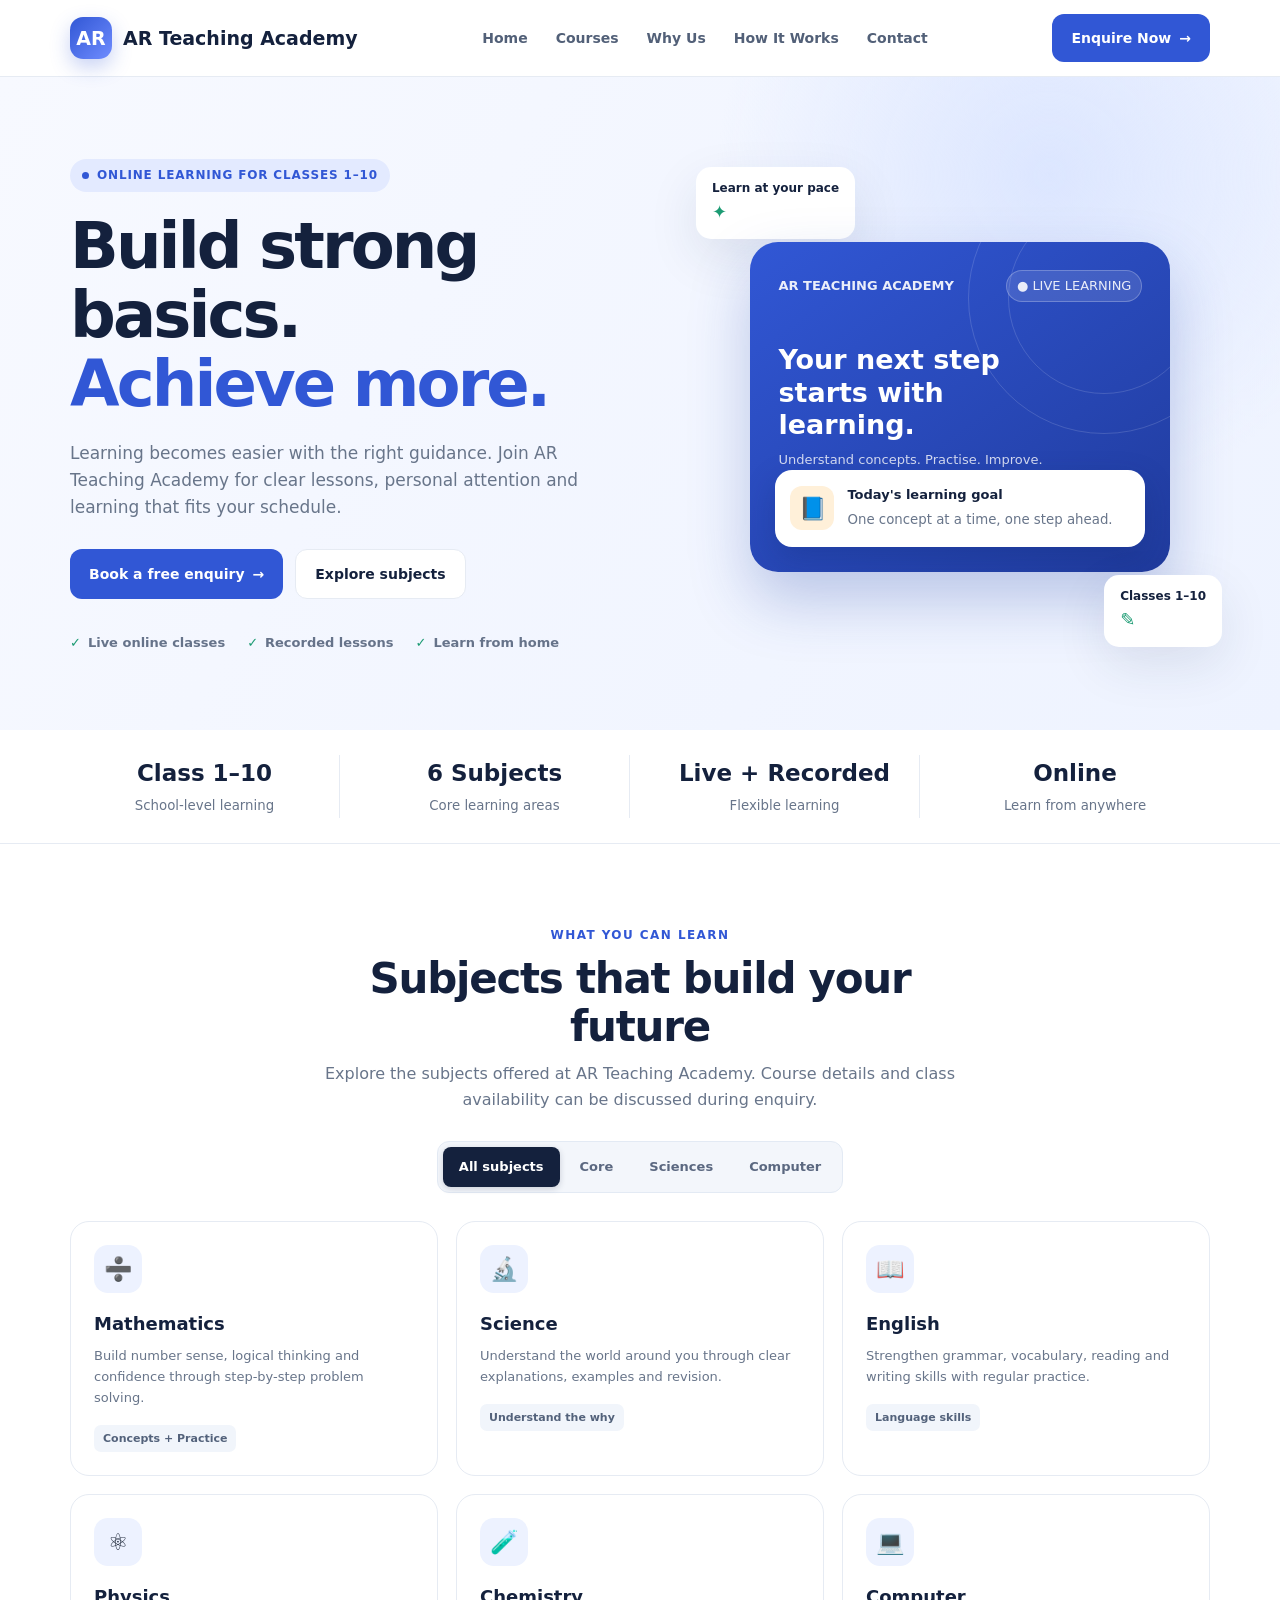
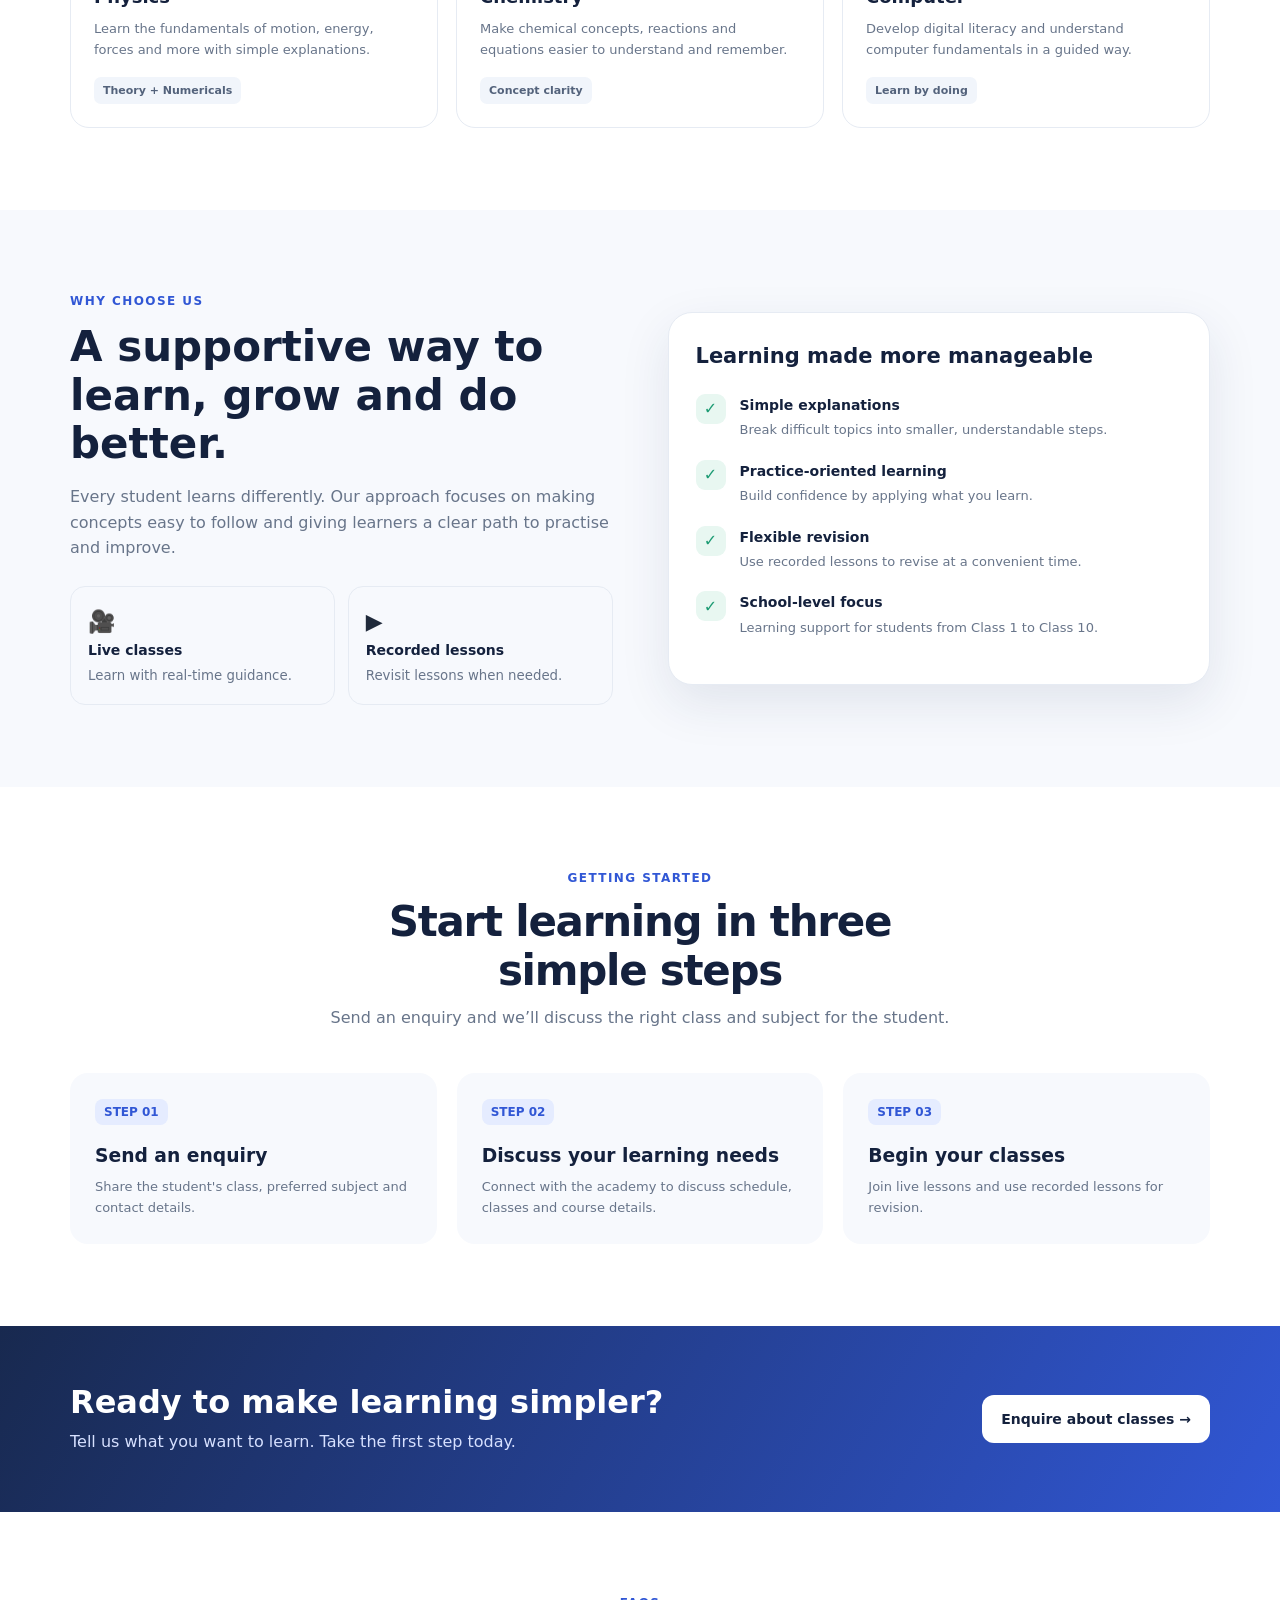
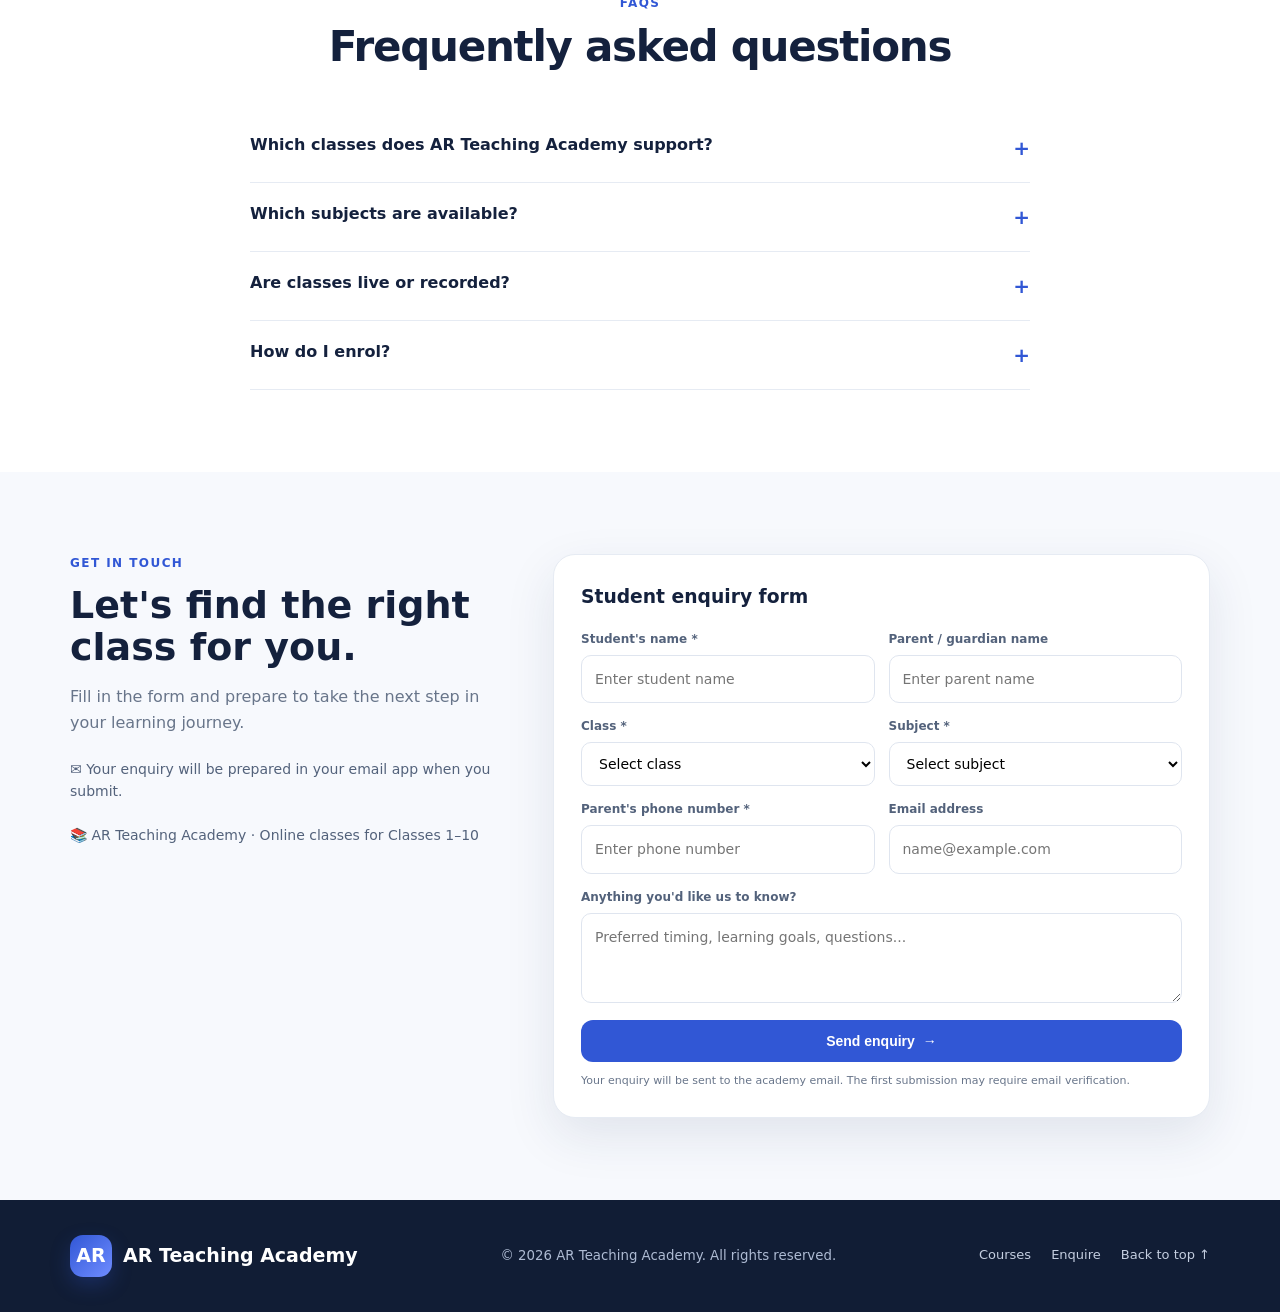
<file: ar_teaching_academy.html>
<!DOCTYPE html>
<html lang="en">
<head>
<meta charset="UTF-8">
<meta name="viewport" content="width=device-width, initial-scale=1.0">
<meta name="description" content="AR Teaching Academy — online learning for Classes 1 to 10 with live and recorded lessons.">
<title>AR Teaching Academy | Learn. Grow. Succeed.</title>
<link rel="stylesheet" href="ar_teaching_academy.css?v=2">
</head>
<body>
<header>
  <div class="wrap nav">
    <a class="brand" href="#home"><span class="brand-mark">AR</span> AR Teaching Academy</a>
    <nav class="links" id="navLinks"><a href="#home">Home</a><a href="#courses">Courses</a><a href="#about">Why Us</a><a href="#how">How It Works</a><a href="#contact">Contact</a></nav>
    <a class="btn" href="#contact">Enquire Now <span>→</span></a>
    <button class="menu" id="menuBtn" aria-label="Open menu">☰</button>
  </div>
</header>
<main>
<section class="hero" id="home">
 <div class="wrap hero-grid">
  <div>
   <div class="eyebrow"><i></i> Online learning for Classes 1–10</div>
   <h1>Build strong basics.<br><span>Achieve more.</span></h1>
   <p>Learning becomes easier with the right guidance. Join AR Teaching Academy for clear lessons, personal attention and learning that fits your schedule.</p>
   <div class="hero-actions"><a class="btn" href="#contact">Book a free enquiry <span>→</span></a><a class="btn secondary" href="#courses">Explore subjects</a></div>
   <div class="proof"><span>Live online classes</span><span>Recorded lessons</span><span>Learn from home</span></div>
  </div>
  <div class="hero-art">
   <div class="float one">Learn at your pace <b>✦</b></div>
   <div class="study-card">
    <div class="card-top"><strong>AR TEACHING ACADEMY</strong><span class="live">● LIVE LEARNING</span></div>
    <div class="study-title">Your next step starts with learning.</div>
    <div class="study-sub">Understand concepts. Practise. Improve.</div>
    <div class="lesson"><div class="lesson-icon">📘</div><div><strong>Today's learning goal</strong><small>One concept at a time, one step ahead.</small></div></div>
   </div>
   <div class="float two">Classes 1–10 <b>✎</b></div>
  </div>
 </div>
</section>
<div class="stats"><div class="wrap stats-grid">
 <div class="stat"><strong>Class 1–10</strong><small>School-level learning</small></div>
 <div class="stat"><strong>6 Subjects</strong><small>Core learning areas</small></div>
 <div class="stat"><strong>Live + Recorded</strong><small>Flexible learning</small></div>
 <div class="stat"><strong>Online</strong><small>Learn from anywhere</small></div>
</div></div>
<section id="courses">
 <div class="wrap">
  <div class="section-head"><div class="kicker">What you can learn</div><h2>Subjects that build your future</h2><p>Explore the subjects offered at AR Teaching Academy. Course details and class availability can be discussed during enquiry.</p></div>
  <div class="course-filters" role="group" aria-label="Filter courses by subject area">
   <button class="course-filter" type="button" data-filter="all" aria-pressed="true">All subjects</button>
   <button class="course-filter" type="button" data-filter="core" aria-pressed="false">Core</button>
   <button class="course-filter" type="button" data-filter="science" aria-pressed="false">Sciences</button>
   <button class="course-filter" type="button" data-filter="computer" aria-pressed="false">Computer</button>
  </div>
  <div class="course-grid">
   <article class="course" data-category="core"><div class="course-icon">➗</div><h3>Mathematics</h3><p>Build number sense, logical thinking and confidence through step-by-step problem solving.</p><span class="tag">Concepts + Practice</span></article>
   <article class="course" data-category="science"><div class="course-icon">🔬</div><h3>Science</h3><p>Understand the world around you through clear explanations, examples and revision.</p><span class="tag">Understand the why</span></article>
   <article class="course" data-category="core"><div class="course-icon">📖</div><h3>English</h3><p>Strengthen grammar, vocabulary, reading and writing skills with regular practice.</p><span class="tag">Language skills</span></article>
   <article class="course" data-category="science"><div class="course-icon">⚛️</div><h3>Physics</h3><p>Learn the fundamentals of motion, energy, forces and more with simple explanations.</p><span class="tag">Theory + Numericals</span></article>
   <article class="course" data-category="science"><div class="course-icon">🧪</div><h3>Chemistry</h3><p>Make chemical concepts, reactions and equations easier to understand and remember.</p><span class="tag">Concept clarity</span></article>
   <article class="course" data-category="computer"><div class="course-icon">💻</div><h3>Computer</h3><p>Develop digital literacy and understand computer fundamentals in a guided way.</p><span class="tag">Learn by doing</span></article>
  </div>
 </div>
</section>
<section class="why" id="about">
 <div class="wrap why-grid">
  <div class="why-copy"><div class="kicker">Why choose us</div><h2>A supportive way to learn, grow and do better.</h2><p>Every student learns differently. Our approach focuses on making concepts easy to follow and giving learners a clear path to practise and improve.</p>
   <div class="mode-grid"><div class="mode"><span>🎥</span><strong>Live classes</strong><small>Learn with real-time guidance.</small></div><div class="mode"><span>▶️</span><strong>Recorded lessons</strong><small>Revisit lessons when needed.</small></div></div>
  </div>
  <div class="why-panel"><h3>Learning made more manageable</h3>
   <div class="feature"><div class="check">✓</div><div><strong>Simple explanations</strong><small>Break difficult topics into smaller, understandable steps.</small></div></div>
   <div class="feature"><div class="check">✓</div><div><strong>Practice-oriented learning</strong><small>Build confidence by applying what you learn.</small></div></div>
   <div class="feature"><div class="check">✓</div><div><strong>Flexible revision</strong><small>Use recorded lessons to revise at a convenient time.</small></div></div>
   <div class="feature"><div class="check">✓</div><div><strong>School-level focus</strong><small>Learning support for students from Class 1 to Class 10.</small></div></div>
  </div>
 </div>
</section>
<section id="how">
 <div class="wrap"><div class="section-head"><div class="kicker">Getting started</div><h2>Start learning in three simple steps</h2><p>Send an enquiry and we’ll discuss the right class and subject for the student.</p></div>
  <div class="steps">
   <div class="step"><span class="number">STEP 01</span><h3>Send an enquiry</h3><p>Share the student's class, preferred subject and contact details.</p></div>
   <div class="step"><span class="number">STEP 02</span><h3>Discuss your learning needs</h3><p>Connect with the academy to discuss schedule, classes and course details.</p></div>
   <div class="step"><span class="number">STEP 03</span><h3>Begin your classes</h3><p>Join live lessons and use recorded lessons for revision.</p></div>
  </div>
 </div>
</section>
<div class="cta"><div class="wrap cta-inner"><div><h2>Ready to make learning simpler?</h2><p>Tell us what you want to learn. Take the first step today.</p></div><a class="btn" href="#contact">Enquire about classes →</a></div></div>
<section>
 <div class="wrap"><div class="section-head"><div class="kicker">FAQs</div><h2>Frequently asked questions</h2></div>
  <div class="faq-list">
   <details class="faq"><summary>Which classes does AR Teaching Academy support?</summary><p>The academy is intended for students from Class 1 to Class 10.</p></details>
   <details class="faq"><summary>Which subjects are available?</summary><p>Mathematics, Science, English, Physics, Chemistry and Computer are listed. Ask us about the suitable subject for your class.</p></details>
   <details class="faq"><summary>Are classes live or recorded?</summary><p>The learning model includes both live and recorded lessons. Exact availability can be confirmed when you enquire.</p></details>
   <details class="faq"><summary>How do I enrol?</summary><p>Fill out the enquiry form below. The academy can then contact you to discuss the next steps.</p></details>
  </div>
 </div>
</section>
<section class="contact" id="contact">
 <div class="wrap contact-grid">
  <div class="contact-copy"><div class="kicker">Get in touch</div><h2>Let's find the right class for you.</h2><p>Fill in the form and prepare to take the next step in your learning journey.</p><div class="contact-detail">✉️ Your enquiry will be prepared in your email app when you submit.</div><div class="contact-detail">📚 AR Teaching Academy · Online classes for Classes 1–10</div></div>
  <form class="form" id="enquiryForm" action="https://formsubmit.co/rdubeyadarsh@gmail.com" method="POST">
   <h3>Student enquiry form</h3>
   <input type="hidden" name="_subject" value="New student enquiry - AR Teaching Academy">
   <input type="hidden" name="_template" value="table">
   <div class="fields">
    <div class="field"><label for="student">Student's name *</label><input id="student" name="student" required placeholder="Enter student name"></div>
    <div class="field"><label for="parent">Parent / guardian name</label><input id="parent" name="parent" placeholder="Enter parent name"></div>
    <div class="field"><label for="class">Class *</label><select id="class" name="class" required><option value="">Select class</option><option>Class 1</option><option>Class 2</option><option>Class 3</option><option>Class 4</option><option>Class 5</option><option>Class 6</option><option>Class 7</option><option>Class 8</option><option>Class 9</option><option>Class 10</option></select></div>
    <div class="field"><label for="subject">Subject *</label><select id="subject" name="subject" required><option value="">Select subject</option><option>Mathematics</option><option>Science</option><option>English</option><option>Physics</option><option>Chemistry</option><option>Computer</option></select></div>
    <div class="field"><label for="phone">Parent's phone number *</label><input id="phone" name="phone" type="tel" required pattern="[0-9+\-\s]{8,15}" placeholder="Enter phone number"></div>
    <div class="field"><label for="email">Email address</label><input id="email" name="email" type="email" placeholder="name@example.com"></div>
    <div class="field full"><label for="message">Anything you'd like us to know?</label><textarea id="message" name="message" placeholder="Preferred timing, learning goals, questions..."></textarea></div>
   </div>
  <button class="btn" type="submit">Send enquiry <span>→</span></button>
  <p class="notice">Your enquiry will be sent to the academy email. The first submission may require email verification.</p>
  </form>
 </div>
</section>
</main>
<footer><div class="wrap foot"><a class="brand" href="#home"><span class="brand-mark">AR</span> AR Teaching Academy</a><small>© <span id="year"></span> AR Teaching Academy. All rights reserved.</small><div class="foot-links"><a href="#courses">Courses</a><a href="#contact">Enquire</a><a href="#home">Back to top ↑</a></div></div></footer>
<script>
const menuBtn=document.getElementById('menuBtn'), navLinks=document.getElementById('navLinks');
menuBtn.addEventListener('click',()=>navLinks.classList.toggle('show'));
navLinks.querySelectorAll('a').forEach(a=>a.addEventListener('click',()=>navLinks.classList.remove('show')));
const courseFilters=document.querySelectorAll('.course-filter');
const courseCards=document.querySelectorAll('.course');
courseFilters.forEach(button=>button.addEventListener('click',()=>{
 const filter=button.dataset.filter;
 courseCards.forEach(card=>card.hidden=filter!=='all'&&card.dataset.category!==filter);
 courseFilters.forEach(item=>item.setAttribute('aria-pressed',String(item===button)));
}));
document.getElementById('year').textContent=new Date().getFullYear();
</script>
</body>
</html>
</file>
<file: ar_teaching_academy.css>
:root{--navy:#14213d;--blue:#3157d5;--sky:#edf3ff;--ink:#202a3b;--muted:#68758a;--white:#fff;--line:#e6ebf3;--gold:#ffbd59;--green:#1c9b73;--shadow:0 18px 50px rgba(25,48,91,.10)}
*{box-sizing:border-box}html{scroll-behavior:smooth}body{margin:0;font-family:Inter,ui-sans-serif,system-ui,-apple-system,"Segoe UI",sans-serif;color:var(--ink);background:#fff;line-height:1.6}a{text-decoration:none;color:inherit}.wrap{width:min(1140px,calc(100% - 40px));margin:auto}
header{position:sticky;top:0;z-index:20;background:rgba(255,255,255,.94);backdrop-filter:blur(14px);border-bottom:1px solid var(--line)}.nav{height:76px;display:flex;align-items:center;justify-content:space-between}.brand{display:flex;align-items:center;gap:11px;font-weight:800;color:var(--navy);font-size:19px}.brand-mark{width:42px;height:42px;border-radius:13px;background:linear-gradient(135deg,#3157d5,#6f8cff);display:grid;place-items:center;color:white;font-weight:900;box-shadow:0 8px 20px #3157d544}.links{display:flex;align-items:center;gap:28px;color:#526078;font-size:14px;font-weight:600}.links a:hover{color:var(--blue)}.btn{border:0;border-radius:12px;padding:13px 19px;background:var(--blue);color:#fff;font-weight:700;font-size:14px;cursor:pointer;display:inline-flex;align-items:center;justify-content:center;gap:8px;transition:.2s}.btn:hover{transform:translateY(-2px);box-shadow:0 10px 22px #3157d533}.btn.secondary{background:#fff;color:var(--navy);border:1px solid var(--line)}.menu{display:none;background:none;border:0;font-size:25px;color:var(--navy)}
.hero{background:radial-gradient(circle at 82% 15%,#dce6ff 0,transparent 28%),linear-gradient(120deg,#f7f9ff,#eef3ff);padding:82px 0 76px;overflow:hidden}.hero-grid{display:grid;grid-template-columns:1.08fr .92fr;gap:55px;align-items:center}.eyebrow{display:inline-flex;align-items:center;gap:8px;background:#e3eaff;color:#3157d5;padding:7px 12px;border-radius:99px;font-size:12px;font-weight:800;letter-spacing:.07em;text-transform:uppercase}.eyebrow i{width:7px;height:7px;background:#3157d5;border-radius:50%}h1{font-size:clamp(42px,5vw,64px);line-height:1.08;letter-spacing:-.045em;color:var(--navy);margin:20px 0}h1 span{color:var(--blue)}.hero p{font-size:17px;color:var(--muted);max-width:550px;margin:0 0 28px}.hero-actions{display:flex;gap:12px;flex-wrap:wrap}.proof{display:flex;gap:22px;margin-top:34px;color:#66738a;font-size:13px;font-weight:600}.proof span:before{content:"✓";color:var(--green);font-weight:900;margin-right:7px}.hero-art{position:relative;min-height:380px;display:grid;place-items:center}.study-card{position:relative;width:min(420px,100%);height:330px;border-radius:28px;background:linear-gradient(145deg,#3157d5,#203b9d);box-shadow:0 28px 60px #2343a644;padding:28px;color:white;overflow:hidden}.study-card:before,.study-card:after{content:"";position:absolute;border:1px solid #ffffff25;border-radius:50%;width:270px;height:270px;right:-70px;top:-80px}.study-card:after{width:190px;height:190px;right:-30px;top:-40px}.card-top{display:flex;justify-content:space-between;align-items:center;font-size:13px;opacity:.9}.live{background:#ffffff22;border:1px solid #ffffff44;border-radius:99px;padding:5px 10px}.study-title{font-size:27px;line-height:1.2;font-weight:800;margin:42px 0 8px;max-width:260px}.study-sub{opacity:.8;font-size:13px}.lesson{position:absolute;bottom:25px;left:25px;right:25px;background:#fff;color:var(--navy);border-radius:17px;padding:15px;display:flex;align-items:center;gap:13px;box-shadow:0 12px 30px #102b7044}.lesson-icon{width:44px;height:44px;border-radius:12px;background:#fff0d9;display:grid;place-items:center;font-size:22px}.lesson strong{display:block;font-size:13px}.lesson small{color:var(--muted)}.float{position:absolute;background:#fff;border-radius:15px;padding:12px 16px;box-shadow:var(--shadow);font-size:12px;font-weight:800;color:var(--navy)}.float.one{left:-15px;top:42px}.float.two{right:-12px;bottom:32px}.float b{color:var(--green);font-size:18px;display:block}
.stats{padding:25px 0;border-bottom:1px solid var(--line)}.stats-grid{display:grid;grid-template-columns:repeat(4,1fr);gap:20px}.stat{text-align:center;border-right:1px solid var(--line)}.stat:last-child{border:0}.stat strong{font-size:23px;color:var(--navy);display:block}.stat small{color:var(--muted)}
section{padding:82px 0}.section-head{text-align:center;max-width:650px;margin:0 auto 42px}.kicker{color:var(--blue);font-size:12px;font-weight:800;letter-spacing:.12em;text-transform:uppercase}.section-head h2{font-size:clamp(29px,4vw,42px);line-height:1.15;color:var(--navy);letter-spacing:-.03em;margin:10px 0}.section-head p{color:var(--muted);margin:0}.course-grid{display:grid;grid-template-columns:repeat(3,1fr);gap:18px}.course{border:1px solid var(--line);border-radius:19px;padding:23px;background:#fff;transition:.2s}.course:hover{transform:translateY(-5px);box-shadow:var(--shadow);border-color:#cbd7ff}.course-icon{width:48px;height:48px;border-radius:14px;display:grid;place-items:center;font-size:23px;background:#edf2ff;margin-bottom:17px}.course h3{margin:0 0 7px;color:var(--navy);font-size:18px}.course p{margin:0;color:var(--muted);font-size:13px}.tag{display:inline-block;margin-top:16px;background:#f1f5fb;color:#53627b;padding:5px 9px;border-radius:7px;font-size:11px;font-weight:700}
.why{background:#f7f9fd}.why-grid{display:grid;grid-template-columns:1fr 1fr;gap:55px;align-items:center}.why-panel{background:#fff;border:1px solid var(--line);border-radius:24px;padding:27px;box-shadow:var(--shadow)}.why-panel h3{margin:0 0 20px;color:var(--navy);font-size:21px}.feature{display:flex;gap:14px;margin:18px 0}.check{flex:none;width:30px;height:30px;border-radius:9px;background:#e8f7f1;color:var(--green);display:grid;place-items:center;font-weight:900}.feature strong{display:block;color:var(--navy);font-size:14px}.feature small{color:var(--muted);font-size:13px}.why-copy h2{font-size:clamp(30px,4vw,42px);line-height:1.15;color:var(--navy);margin:12px 0}.why-copy p{color:var(--muted)}.mode-grid{display:grid;grid-template-columns:1fr 1fr;gap:13px;margin-top:25px}.mode{padding:17px;border:1px solid var(--line);border-radius:15px}.mode span{font-size:22px}.mode strong{display:block;color:var(--navy);font-size:14px}.mode small{color:var(--muted)}
.steps{display:grid;grid-template-columns:repeat(3,1fr);gap:20px}.step{padding:25px;border-radius:18px;background:#f7f9fd}.number{font-size:12px;font-weight:900;color:var(--blue);background:#e5ecff;border-radius:8px;padding:6px 9px}.step h3{color:var(--navy);margin:18px 0 6px}.step p{color:var(--muted);font-size:13px;margin:0}
.cta{background:linear-gradient(120deg,#18294f,#3157d5);color:#fff;padding:58px 0}.cta-inner{display:flex;align-items:center;justify-content:space-between;gap:25px}.cta h2{font-size:32px;line-height:1.15;margin:0 0 8px}.cta p{margin:0;color:#d6e0ff}.cta .btn{background:#fff;color:var(--navy);white-space:nowrap}
.faq-list{max-width:780px;margin:auto}.faq{border-bottom:1px solid var(--line);padding:18px 0}.faq summary{font-weight:750;color:var(--navy);cursor:pointer;list-style:none;display:flex;justify-content:space-between;gap:20px}.faq summary:after{content:"+";color:var(--blue);font-size:20px}.faq[open] summary:after{content:"−"}.faq p{color:var(--muted);font-size:14px;margin:12px 0 0}
.contact{background:#f7f9fd}.contact-grid{display:grid;grid-template-columns:.8fr 1.2fr;gap:45px;align-items:start}.contact-copy h2{font-size:38px;line-height:1.1;color:var(--navy);margin:12px 0}.contact-copy p{color:var(--muted)}.contact-detail{margin-top:22px;color:#53627b;font-size:14px}.form{background:#fff;border:1px solid var(--line);border-radius:22px;padding:27px;box-shadow:var(--shadow)}.form h3{margin:0 0 18px;color:var(--navy)}.fields{display:grid;grid-template-columns:1fr 1fr;gap:14px}.field{display:flex;flex-direction:column;gap:6px}.field.full{grid-column:1/-1}.field label{font-size:12px;font-weight:750;color:#53627b}.field input,.field select,.field textarea{width:100%;border:1px solid #dfe5ef;border-radius:10px;padding:12px 13px;font:inherit;font-size:14px;outline:none;background:#fff}.field input:focus,.field select:focus,.field textarea:focus{border-color:var(--blue);box-shadow:0 0 0 3px #3157d51a}.field textarea{resize:vertical;min-height:90px}.form .btn{width:100%;margin-top:17px}.notice{font-size:11px;color:var(--muted);margin:10px 0 0}.success{display:none;background:#e8f7f1;color:#167452;padding:12px;border-radius:10px;font-size:13px;margin-top:12px}
footer{background:#111d35;color:#dce4f6;padding:35px 0}.foot{display:flex;justify-content:space-between;align-items:center;gap:20px}.foot .brand{color:#fff}.foot small{color:#aebbd3}.foot-links{display:flex;gap:20px;font-size:13px;color:#c4cee0}
@media(max-width:800px){.links{display:none;position:absolute;top:76px;left:0;right:0;background:white;padding:20px 25px;border-bottom:1px solid var(--line);flex-direction:column;align-items:flex-start}.links.show{display:flex}.menu{display:block}.nav>.btn{display:none}.hero-grid,.why-grid,.contact-grid{grid-template-columns:1fr}.hero{padding:58px 0}.hero-art{min-height:340px}.float{display:none}.course-grid{grid-template-columns:repeat(2,1fr)}.stats-grid{grid-template-columns:repeat(2,1fr);row-gap:22px}.stat:nth-child(2){border:0}.steps{grid-template-columns:1fr}.cta-inner{align-items:flex-start;flex-direction:column}}
@media(max-width:520px){.wrap{width:min(100% - 30px,1140px)}section{padding:62px 0}.course-grid{grid-template-columns:1fr}.hero-art{min-height:300px}.study-card{height:290px;padding:22px}.study-title{margin-top:32px;font-size:24px}.lesson{left:15px;right:15px;bottom:15px}.proof{gap:12px;flex-wrap:wrap}.fields{grid-template-columns:1fr}.field.full{grid-column:auto}.foot{align-items:flex-start;flex-direction:column}.foot-links{flex-wrap:wrap}}
@media(min-width:801px){.float.one{top:-50px}.float.two{bottom:-50px}}
.course-filters{display:flex;width:fit-content;max-width:100%;gap:4px;margin:-14px auto 28px;padding:5px;border:1px solid #e3eaf4;border-radius:12px;background:#f3f6fb}
.course-filter{min-height:40px;padding:9px 15px;border:1px solid transparent;border-radius:8px;background:transparent;color:#5b6880;font:inherit;font-size:13px;font-weight:700;cursor:pointer;transition:background .18s ease,color .18s ease,box-shadow .18s ease}
.course-filter:hover:not([aria-pressed="true"]){background:#fff;color:var(--navy)}
.course-filter[aria-pressed="true"]{background:var(--navy);color:#fff;box-shadow:0 2px 6px rgba(20,33,61,.18)}
.course-filter:focus-visible{position:relative;z-index:1;outline:3px solid #9db5ff;outline-offset:2px}
.course[hidden]{display:none}
@media(max-width:520px){.course-filters{display:grid;grid-template-columns:1fr 1fr;width:100%;margin:-10px auto 24px;gap:5px}.course-filter{padding:9px 8px}}
</file>
